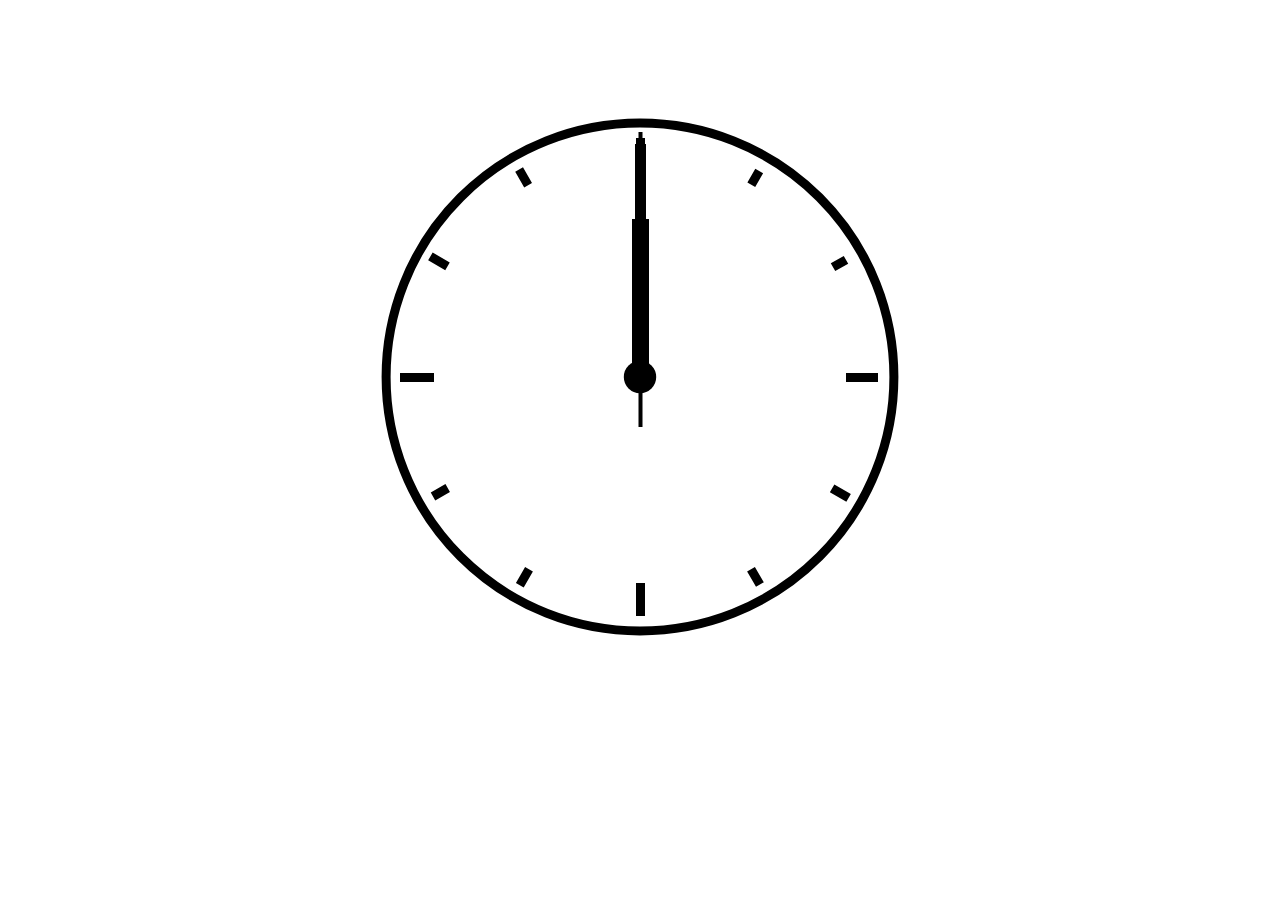
<file: analog-clock/index.html>
<!DOCTYPE html>
<html lang="pt-BR">
  <head>
    <meta charset="UTF-8" />
    <meta name="viewport" content="width=device-width, initial-scale=1" />
    <title>A Digital Analog Clock</title>
    <link
      rel="stylesheet"
      href="../assets/styles/global.css"
      type="text/css"
      media="all"
    />
    <link rel="stylesheet" href="style.css" type="text/css" media="all" />
    <script src="script.js" defer></script>
  </head>

  <body>
    <main class="main">
      <div class="clockbox">
        <svg
          id="clock"
          xmlns="http://www.w3.org/2000/svg"
          width="600"
          height="600"
          viewBox="0 0 600 600"
        >
          <g id="face">
            <circle class="circle" cx="300" cy="300" r="253.9" />
            <path
              class="hour-marks"
              d="M300.5 94V61M506 300.5h32M300.5 506v33M94 300.5H60M411.3 107.8l7.9-13.8M493 190.2l13-7.4M492.1 411.4l16.5 9.5M411 492.3l8.9 15.3M189 492.3l-9.2 15.9M107.7 411L93 419.5M107.5 189.3l-17.1-9.9M188.1 108.2l-9-15.6"
            />
            <circle class="mid-circle" cx="300" cy="300" r="16.2" />
          </g>
          <g id="hour">
            <path class="hour-arm" d="M300.5 298V142" />
            <circle class="sizing-box" cx="300" cy="300" r="253.9" />
          </g>
          <g id="minute">
            <path class="minute-arm" d="M300.5 298V67" />
            <circle class="sizing-box" cx="300" cy="300" r="253.9" />
          </g>
          <g id="second">
            <path class="second-arm" d="M300.5 350V55" />
            <circle class="sizing-box" cx="300" cy="300" r="253.9" />
          </g>
        </svg>
      </div>
      <!-- .clockbox -->
    </main>
  </body>
</html>
</file>
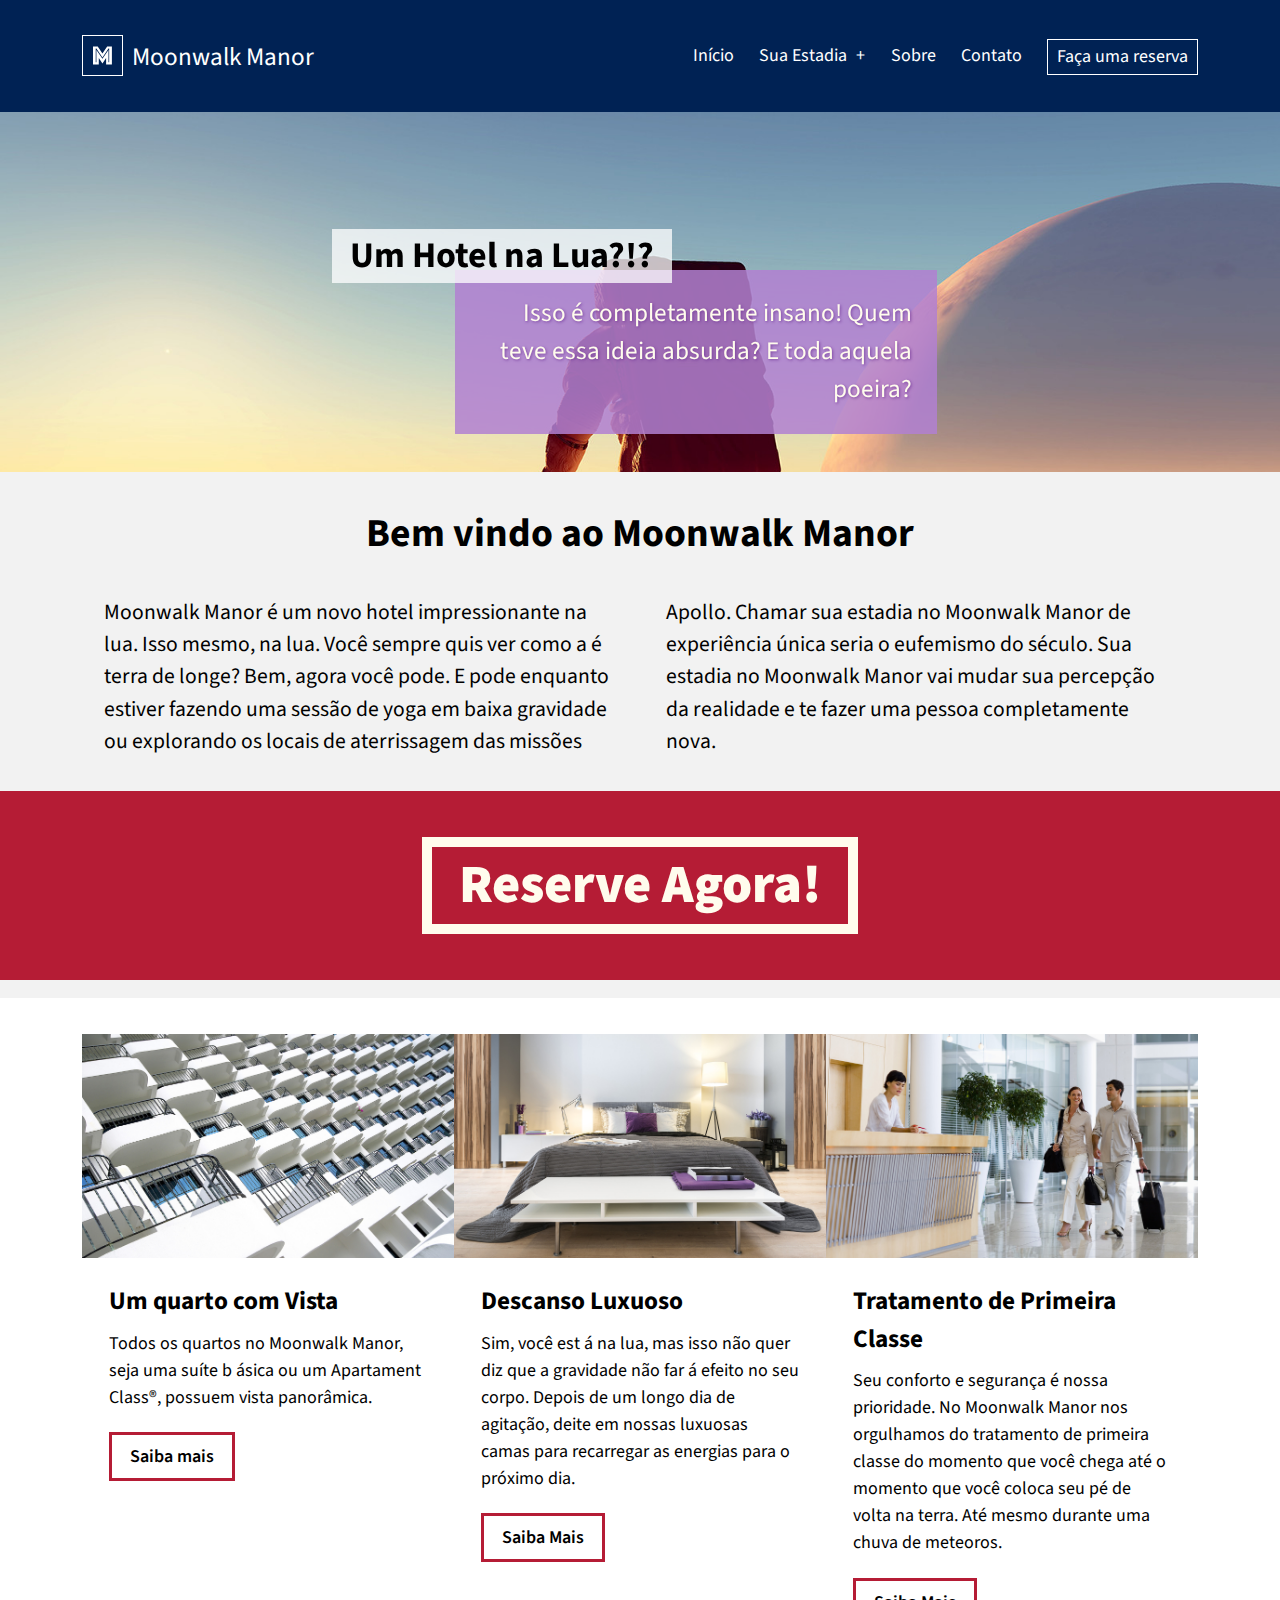
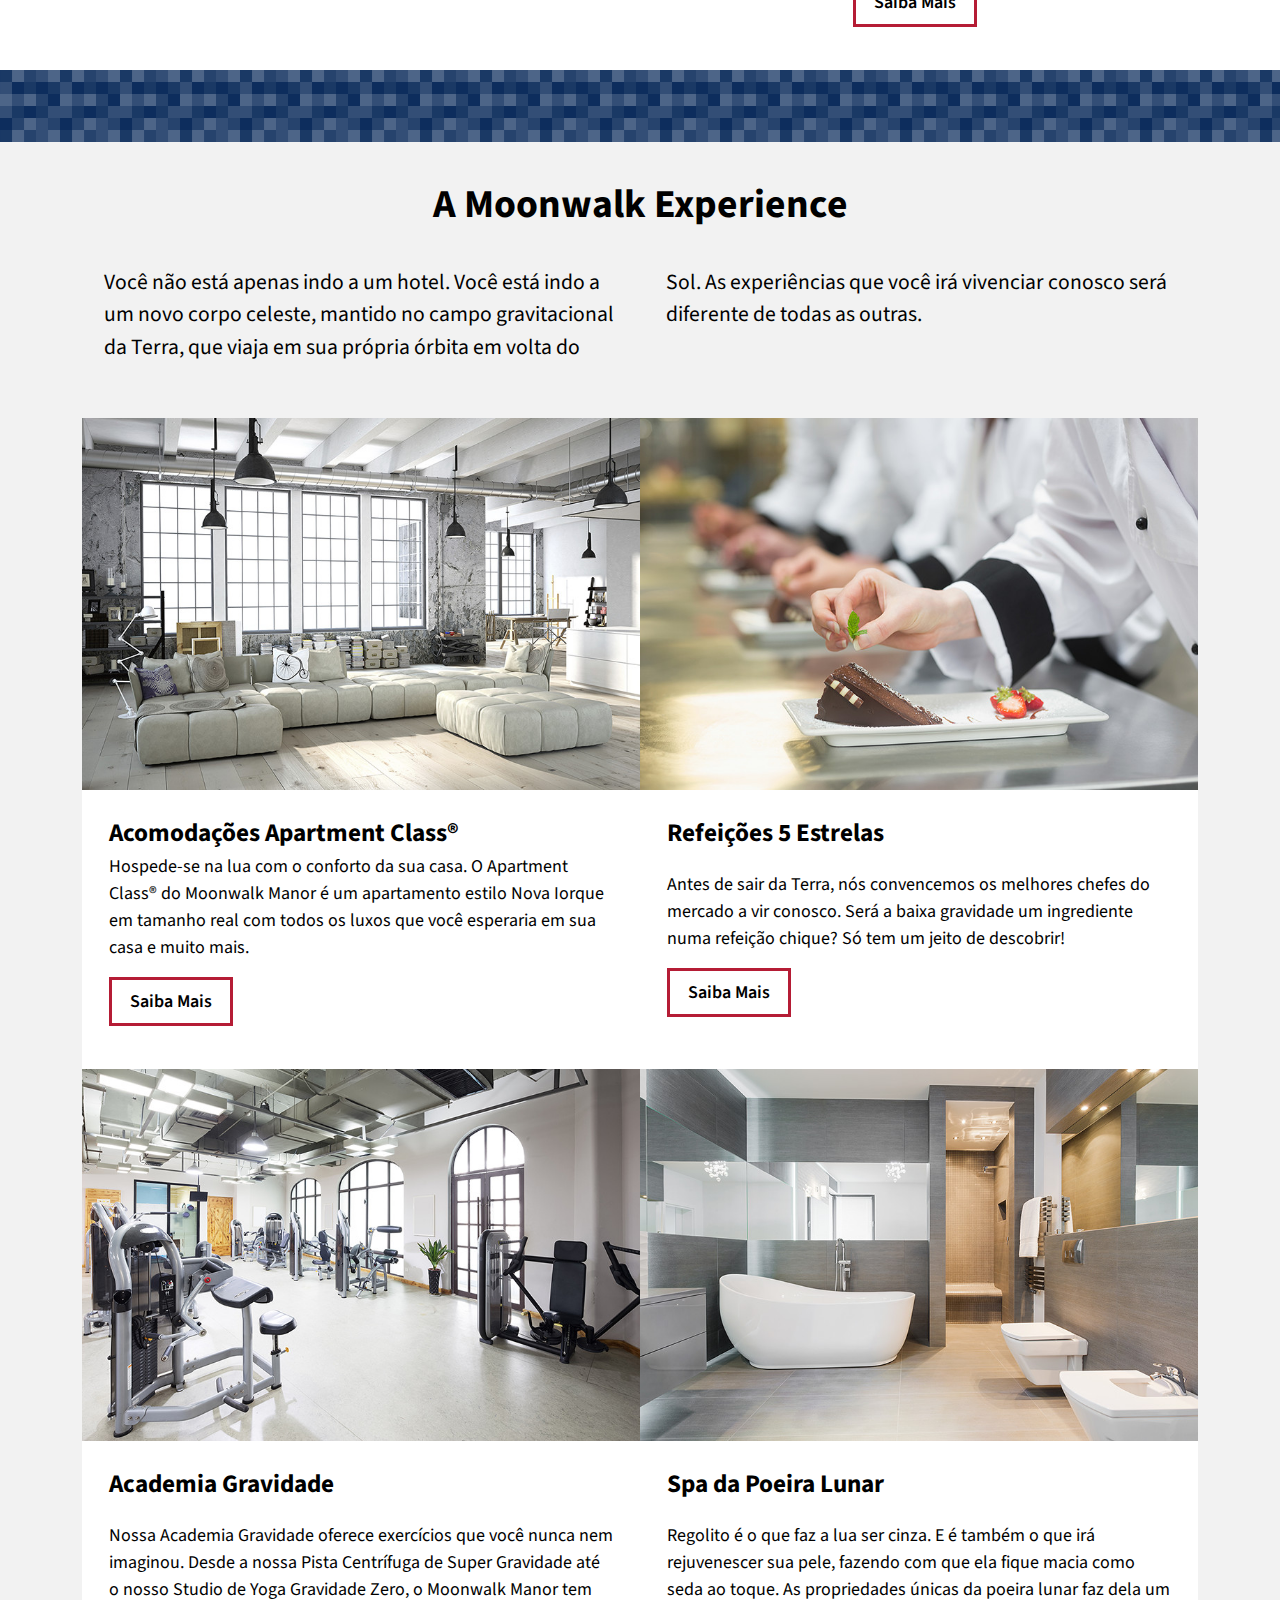
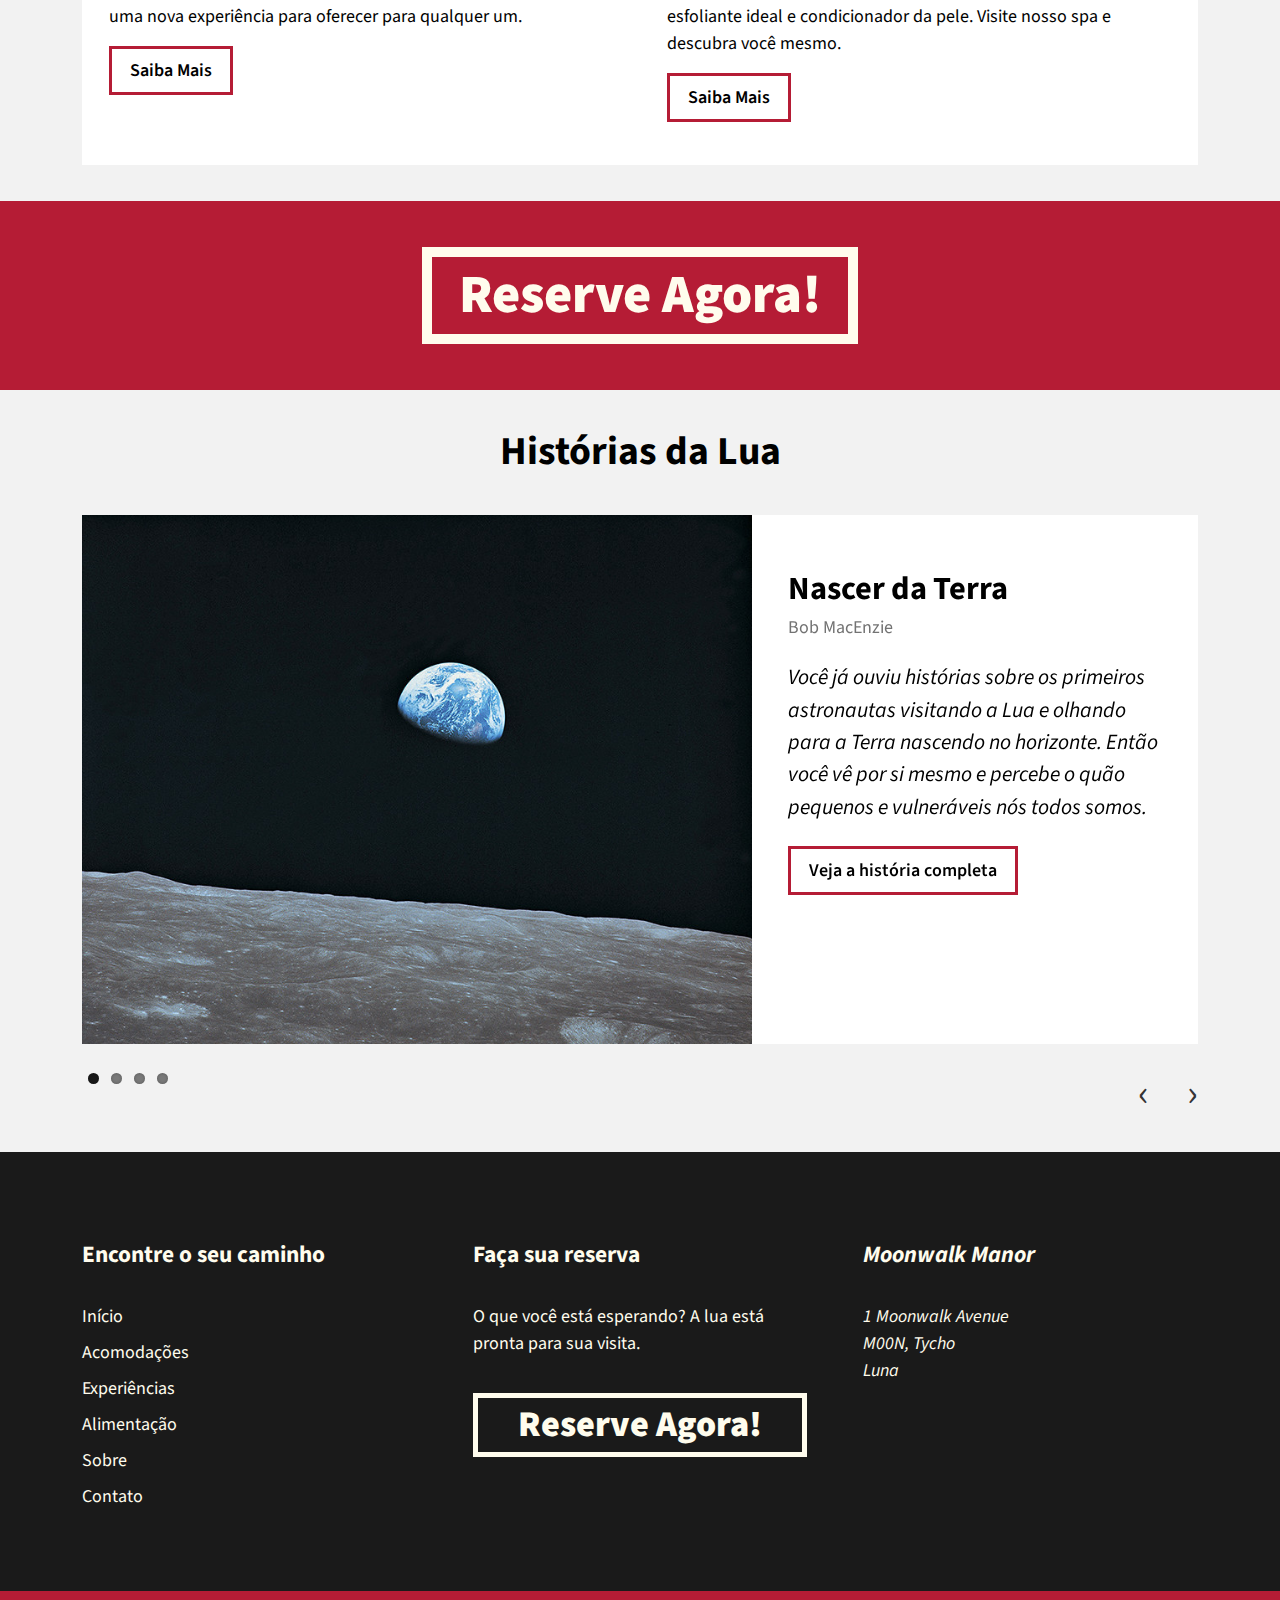
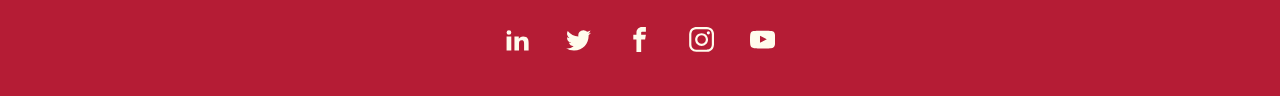
<file: responsive-images/index.html>
<!DOCTYPE html>
<html lang="pt-BR">

<head>
    <meta charset="UTF-8">
    <meta name="viewport" content="width=device-width, initial-scale=1">
    <title>Moonwalk Manor - Sua estadia no c&eacute;u</title>
    <link rel="stylesheet" href="https://fonts.googleapis.com/css?family=Source+Sans+Pro:400,400i,700,700i,900,900i" type="text/css" media="all">
    <link rel="stylesheet" href="style-main.css" type="text/css" media="all">

    <script src="JS/script.js" defer></script>
    <script src="JS/libs/flexibility.js"></script>
    <script>
        /*! grunt-grunticon Stylesheet Loader - v2.1.6 | https://github.com/filamentgroup/grunticon | (c) 2015 Scott Jehl, Filament Group, Inc. | MIT license. */
        !function(){function e(e,n,t){"use strict";var o=window.document.createElement("link"),r=n||window.document.getElementsByTagName("script")[0],a=window.document.styleSheets;return o.rel="stylesheet",o.href=e,o.media="only x",r.parentNode.insertBefore(o,r),o.onloadcssdefined=function(e){for(var n,t=0;t<a.length;t++)a[t].href&&a[t].href===o.href&&(n=!0);n?e():setTimeout(function(){o.onloadcssdefined(e)})},o.onloadcssdefined(function(){o.media=t||"all"}),o}function n(e,n){e.onload=function(){e.onload=null,n&&n.call(e)},"isApplicationInstalled"in navigator&&"onloadcssdefined"in e&&e.onloadcssdefined(n)}!function(t){var o=function(r,a){"use strict";if(r&&3===r.length){var i=t.navigator,c=t.document,s=t.Image,d=!(!c.createElementNS||!c.createElementNS("http://www.w3.org/2000/svg","svg").createSVGRect||!c.implementation.hasFeature("http://www.w3.org/TR/SVG11/feature#Image","1.1")||t.opera&&-1===i.userAgent.indexOf("Chrome")||-1!==i.userAgent.indexOf("Series40")),l=new s;l.onerror=function(){o.method="png",o.href=r[2],e(r[2])},l.onload=function(){var t=1===l.width&&1===l.height,i=r[t&&d?0:t?1:2];t&&d?o.method="svg":t?o.method="datapng":o.method="png",o.href=i,n(e(i),a)},l.src="[data-uri]",c.documentElement.className+=" grunticon"}};o.loadCSS=e,o.onloadCSS=n,t.grunticon=o}(this),function(e,n){"use strict";var t=n.document,o="grunticon:",r=function(e){if(t.attachEvent?"complete"===t.readyState:"loading"!==t.readyState)e();else{var n=!1;t.addEventListener("readystatechange",function(){n||(n=!0,e())},!1)}},a=function(e){return n.document.querySelector('link[href$="'+e+'"]')},i=function(e){var n,t,r,a,i,c,s={};if(n=e.sheet,!n)return s;t=n.cssRules?n.cssRules:n.rules;for(var d=0;d<t.length;d++)r=t[d].cssText,a=o+t[d].selectorText,i=r.split(");")[0].match(/US\-ASCII\,([^"']+)/),i&&i[1]&&(c=decodeURIComponent(i[1]),s[a]=c);return s},c=function(e){var n,r,a,i;a="data-grunticon-embed";for(var c in e){i=c.slice(o.length);try{n=t.querySelectorAll(i)}catch(s){continue}r=[];for(var d=0;d<n.length;d++)null!==n[d].getAttribute(a)&&r.push(n[d]);if(r.length)for(d=0;d<r.length;d++)r[d].innerHTML=e[c],r[d].style.backgroundImage="none",r[d].removeAttribute(a)}return r},s=function(n){"svg"===e.method&&r(function(){c(i(a(e.href))),"function"==typeof n&&n()})};e.embedIcons=c,e.getCSS=a,e.getIcons=i,e.ready=r,e.svgLoadedCallback=s,e.embedSVG=s}(grunticon,this)}();
        grunticon(["gfx/icons.data.svg.css", "gfx/icons.data.png.css", "gfx/icons.fallback.css"], grunticon.svgLoadedCallback);
    </script>
    <noscript><link href="gfx/icons.fallback.css" rel="stylesheet"></noscript>
</head>

<body>
    <a class="skip-link screen-reader-text" href="#content">Ir para o conte&uacute;do</a>

    <header class="masthead clear">
        <div class="site-header centered">
            <div class="site-branding">
                <h1 class="site-title"><a href="/"><span class="icon-mmlogo" data-grunticon-embed></span>Moonwalk Manor</a></h1>
            </div><!-- .site-title -->
            <nav id="multi-level-nav" class="menu multi-level-nav">
                <ul>
                    <li><a href="#">In&iacute;cio</a></li>
                    <li class="has-children">
                        <a href="#">Sua Estadia<button class="dropdown-toggle" aria-expanded="false"><span class="screen-reader-text">Expandir o menu filho</span></button></a>
                        <ul class="sub-menu">
                            <li><a href="#">Experiências</a></li>
                            <li><a href="#">Alimenta&ccedil;&atilde;o</a></li>
                            <li><a href="#">Facilidades</a></li>
                        </ul>
                    </li>
                    <li><a href="#">Sobre</a></li>
                    <li><a href="#">Contato</a></li>
                    <li><a class="reserve" href="#">Fa&ccedil;a uma reserva</a></li>
                </ul>
            </nav><!-- #multi-level-nav .multi-level-nav -->
        </div><!-- .centered -->

    </header><!-- .masthead -->

    <div id="showcase" class="promo-area">
        <div class="front-slider flexslider">
            <ul class="slides">
                <li>
                    <img src="images/mainpromo/welcome01-800.jpg" alt="" data-type="showcase" />
                </li>
                <li>
                    <img src="images/mainpromo/welcome02-800.jpg" alt="" data-type="showcase" />
                </li>
                <li>
                    <img src="images/mainpromo/welcome03-800.jpg" alt="" data-type="showcase" />
                </li>
                <li>
                    <img src="images/mainpromo/welcome04-800.jpg" alt="" data-type="showcase" />
                </li>
            </ul>
        </div><!-- .flexslider -->
        <div class="promo-content">
            <div class="promo-text">
                <h2 class="promo-title">Um Hotel na Lua?!?</h2>
                <p class="promo-lede">Isso &eacute; completamente insano! Quem teve essa ideia absurda? E toda aquela poeira?</p>
            </div><!-- .promo-text -->
        </div><!-- .promo-content -->
    </div><!-- #showcase .promo-area -->

    <main class="main-area">

        <div class="top-pitch centered">
            <h2 class="main-title">Bem vindo ao Moonwalk Manor</h2>
            <p class="teaser two-column">
                Moonwalk Manor &eacute; um novo hotel impressionante na lua. Isso mesmo, na lua. Você sempre quis ver como a &eacute; terra de longe?
                Bem, agora você pode. E pode enquanto estiver fazendo uma sess&atilde;o de yoga em baixa gravidade ou explorando os locais de
                aterrissagem das miss&otildees Apollo. Chamar sua estadia no Moonwalk Manor de experiência &uacute;nica seria o eufemismo do s&eacute;culo. 
                Sua estadia no Moonwalk Manor vai mudar sua percep&ccedil;&atilde;o da realidade e te fazer uma pessoa completamente nova.
            </p>
        </div><!-- .pitch centered -->
        <div class="cta">
            <a href="#">Reserve Agora!</a>
        </div><!-- .cta -->

        <section class="main-pitch">
            <div class="three-reasons centered">
                <figure class="reason">
                    <a href="">
                        <img src="images/mainpromo/welcome02-800.jpg" alt="" data-type="reason" />
                    </a>
                    <figcaption>
                        <h3 class="content-title">Um quarto com Vista</h3>
                        <p>Todos os quartos no Moonwalk Manor, seja uma su&iacute;te b &aacute;sica ou um Apartament Class&reg;, possuem vista panorâmica.</p>
                        <a class="content-button" href="#">Saiba mais<span class="screen-reader-text"> sobre as vistas.</span></a>
                    </figcaption>
                </figure><!-- .reason -->
                <figure class="reason">
                    <a href="">
                        <img src="images/mainpromo/welcome03-800.jpg" alt="" data-type="reason" />
                    </a>
                    <figcaption>
                        <h3 class="content-title">Descanso Luxuoso</h3>
                        <p>Sim, você est &aacute; na lua, mas isso n&atilde;o quer diz que a gravidade n&atilde;o far &aacute; efeito no seu corpo. Depois de um longo dia de agita&ccedil;&atilde;o,
                             deite em nossas luxuosas camas para recarregar as energias para o pr&oacute;ximo dia.</p>
                        <a class="content-button" href="#">Saiba Mais<span class="screen-reader-text"> sobre nossas maravilhosas camas.</span></a>
                    </figcaption>
                </figure><!-- .reason -->
                <figure class="reason">
                    <a href="">
                        <img src="images/mainpromo/welcome04-800.jpg" alt="" data-type="reason" />
                    </a>
                    <figcaption>
                        <h3 class="content-title">Tratamento de Primeira Classe</h3>
                        <p>Seu conforto e seguran&ccedil;a &eacute; nossa prioridade. No Moonwalk Manor nos orgulhamos do tratamento de primeira classe do momento que você chega at&eacute; o
                             momento que você coloca seu p&eacute; de volta na terra. At&eacute; mesmo durante uma chuva de meteoros.</p>
                        <a class="content-button" href="#">Saiba Mais<span class="screen-reader-text"> sobre nossos abrigos de meteoros e nosso termo de responsabilidade.</span></a>
                    </figcaption>
                </figure><!-- .reason -->
            </div><!-- .three-reasons centered -->
        </section><!-- .main-pitch -->

        <section class="pitch">
            <div class="centered">
                <h2 class="main-title">A Moonwalk Experience</h2>
                <p class="teaser two-column">
                    Você n&atilde;o est&aacute; apenas indo a um hotel. Você est&aacute; indo a um novo corpo celeste, mantido no campo gravitacional da Terra, que viaja em sua pr&oacute;pria &oacute;rbita em volta do Sol.
                     As experiências que você ir&aacute; vivenciar conosco ser&aacute; diferente de todas as outras.
                </p>
            </div><!-- .centered -->
        </section><!-- .pitch centered -->

        <section class="features centered">
            <figure class="feature">
                <a href="#">
                    <img src="images/experience/apartmentclass-800.jpg" alt="" data-type="feature" />
                </a>
                <figcaption>
                    <h3 class="content-title">Acomoda&ccedil;&otildees Apartment Class&reg;</h3>
                    Hospede-se na lua com o conforto da sua casa. O Apartment Class&reg; do Moonwalk Manor &eacute; um apartamento estilo Nova Iorque em tamanho real com todos os luxos que você 
                    esperaria em sua casa e muito mais.</p>
                    <a class="content-button" href="#">Saiba Mais<span class="screen-reader-text"> sobre a acomoda&ccedil;&atilde;o Apartment Class&reg;.</span></a>
                </figcaption>
            </figure><!-- .feature -->
            <figure class="feature">
                <a href="#">
                    <img src="images/experience/fivestardining-800.jpg" alt="" data-type="feature" />
                </a>
                <figcaption>
                    <h3 class="content-title">Refei&ccedil;&otildees 5 Estrelas</h3>
                    <p>Antes de sair da Terra, n&oacute;s convencemos os melhores chefes do mercado a vir conosco. Ser&aacute; a baixa gravidade um ingrediente numa refei&ccedil;&atilde;o chique? S&oacute;
                         tem um jeito de descobrir!</p>
                    <a class="content-button" href="#">Saiba Mais<span class="screen-reader-text"> sobre o Sorvete da Descompress&atilde;o Explosiva.</span></a>
                </figcaption>
            </figure><!-- .feature -->
            <figure class="feature">
                <a href="#">
                    <img src="images/experience/gravitygym-800.jpg" alt="" data-type="feature" />
                </a>
                <figcaption>
                    <h3 class="content-title">Academia Gravidade</h3>
                    <p>Nossa Academia Gravidade oferece exerc&iacute;cios que você nunca nem imaginou. Desde a nossa Pista Centr&iacute;fuga de Super Gravidade at&eacute; o nosso Studio de Yoga Gravidade Zero, 
                        o Moonwalk Manor tem uma nova experiência para oferecer para qualquer um.</p>
                    <a class="content-button" href="#">Saiba Mais<span class="screen-reader-text"> sobre a vertigem de queda livre.</span></a>
                </figcaption>
            </figure><!-- .feature -->
            <figure class="feature">
                <a href="#">
                    <img src="images/experience/spa-800.jpg" alt="" data-type="feature" />
                </a>
                <figcaption>
                    <h3 class="content-title">Spa da Poeira Lunar</h3>
                    <p>Regolito &eacute; o que faz a lua ser cinza. E &eacute; tamb&eacute;m o que ir&aacute; rejuvenescer sua pele, fazendo com que ela fique macia como seda ao toque. 
                        As propriedades &uacute;nicas da poeira lunar faz dela um esfoliante ideal e condicionador da pele. Visite nosso spa e descubra você mesmo.</p>
                    <a class="content-button" href="#">Saiba Mais<span class="screen-reader-text"> sobre as erup&ccedil;&otildees regol&iacute;ticas.</span></a>
                </figcaption>
            </figure><!-- .feature -->

        </section><!-- .features centered -->

        <div class="cta">
            <a href="#">Reserve Agora!</a>
        </div><!-- .cta -->

        <h2 class="main-title">Hist&oacute;rias da Lua</h2>
        <section class="stories centered">
            <!-- slider -->
            <div class="story-slider flexslider">
                <ul class="slides">
                    <li>
                        <figure class="story-wrapper">
                            <img src="images/testimonials/bluepebble-800.jpg" alt="" data-type="story" />
                            <figcaption class="story">
                                <h3 class="story-header">Nascer da Terra</h3>
                                <div class="author">Bob MacEnzie</div>
                                <p>Você j&aacute; ouviu hist&oacute;rias sobre os primeiros astronautas visitando a Lua e olhando para a Terra nascendo no horizonte.
                                    Ent&atilde;o você vê por si mesmo e percebe o qu&atilde;o pequenos e vulner&aacute;veis n&oacute;s todos somos.</p>
                                <a href="#" class="content-button">Veja a hist&oacute;ria completa</a>
                            </figcaption>
                        </figure>
                    </li>
                    <li>
                        <figure class="story-wrapper">
                            <img src="images/testimonials/earth-800.jpg" alt="" data-type="story" />
                            <figcaption class="story">
                                <h3 class="story-header">Terra vista do C&eacute;u</h3>
                                <div class="author">Judy Blench</div>
                                <p>Subindo pela atmosfera, eu vi as 3 dimens&otildees da Terra pela primeira vez. Eu era um terraplanista at&eacute; aquele momento,
                                     mas agora eu percebo que as tartarugas devem estar em uma dimens&atilde;o diferente.</p>
                                <a href="#" class="content-button">Veja a hist&oacute;ria completa</a>
                            </figcaption>
                        </figure>
                    </li>
                    <li>
                        <figure class="story-wrapper">
                            <img src="images/testimonials/footprint-800.jpg" alt="" data-type="story" />
                            <figcaption class="story">
                                <h3 class="story-header">Pegadas no Regolito</h3>
                                <div class="author">Maiken Endersen</div>
                                <p>Um pequeno passo paro o homem. Um milh&atilde;o de pegadas dos turistas. Eu me pergunto se algu&eacute;m ir&aacute; olhar para uma foto minha no futuro e
                                     sonhar em ser a primeira mulher em um novo planeta. </p>
                                <a href="#" class="content-button">Veja a hist&oacute;ria completa</a>
                            </figcaption>
                        </figure>
                    </li>
                    <li>
                        <figure class="story-wrapper">
                            <img src="images/testimonials/zerog-800.jpg" alt="" data-type="story" />
                            <figcaption class="story">
                                <h3 class="story-header">Caindo atrav&eacute;s da gravidade</h3>
                                <div class="author">Maiken Endersen</div>
                                <p>Eu pensava que eu sabia yoga e como controlar meu corpo. Nunca estive t&atilde;o errado. Eu aprendi mais sobre mim mesmo em 2 dias no Studio de Yoga Gravidade Zero do que 
                                    eu aprendi em 20 anos de pr&aacute;ticas no ch&atilde;o.</p>
                                <a href="#" class="content-button">Veja a hist&oacute;ria completa</a>
                            </figcaption>
                        </figure>
                    </li>
                </ul>
            </div><!-- .story-slider -->
        </section><!-- .stories centered -->

    </main><!-- .main-area -->

    <footer class="footer">
        <section class="footer-widgets centered">
            <div class="widget footer-menu">
                <h4 class="widget-title">Encontre o seu caminho</h4>
                <ul>
                    <li><a href="#">In&iacute;cio</a></li>
                    <li><a href="#">Acomoda&ccedil;&otildees</a></li>
                    <li><a href="#">Experiências</a></li>
                    <li><a href="#">Alimenta&ccedil;&atilde;o</a></li>
                    <li><a href="#">Sobre</a></li>
                    <li><a href="#">Contato</a></li>
                </ul>
            </div><!-- .widget -->
            <div class="widget footer-cta">
                <h4 class="widget-title">Fa&ccedil;a sua reserva</h4>
                <p>O que você est&aacute; esperando? A lua est&aacute; pronta para sua visita.</p>
                <a href="#">Reserve Agora!</a>

            </div><!-- .widget -->
            <div class="widget footer-address">
                <address>
                    <h4 class="widget-title">Moonwalk Manor</h4>
                    <p>
                        1 Moonwalk Avenue<br>
                        M00N, Tycho<br>
                        Luna
                    </p>
                </address>
            </div><!-- .widget -->
        </section><!-- .footer-widgets -->
        <nav class="social-nav" role="navigation">
            <ul>
                <li><a class="icon-linkedin" data-grunticon-embed href="https://linkedin.com"><span class="screen-reader-text">LinkedIn</span></a></li>
                <li><a class="icon-twitter" data-grunticon-embed href="https://twitter.com"><span class="screen-reader-text">Twitter</span></a></li>
                <li><a class="icon-facebook" data-grunticon-embed href="https://facebook.com"><span class="screen-reader-text">Facebook</span></a></li>
                <li><a class="icon-instagram" data-grunticon-embed href="https://instagram.com"><span class="screen-reader-text">Instagram</span></a></li>
                <li><a class="icon-youtube" data-grunticon-embed href="https://youtube.com"><span class="screen-reader-text">YouTube</span></a></li>
            </ul>
        </nav><!-- .social-nav -->
    </footer><!-- .footer -->

    <script src="JS/libs/jquery-2.1.3.min.js"></script>
    <script src="JS/libs/jquery.flexslider-min.js"></script>
    <script src="JS/menu-toggle.js"></script>
    <script src="JS/flexslider.js"></script>

</body>

</html>
</file>
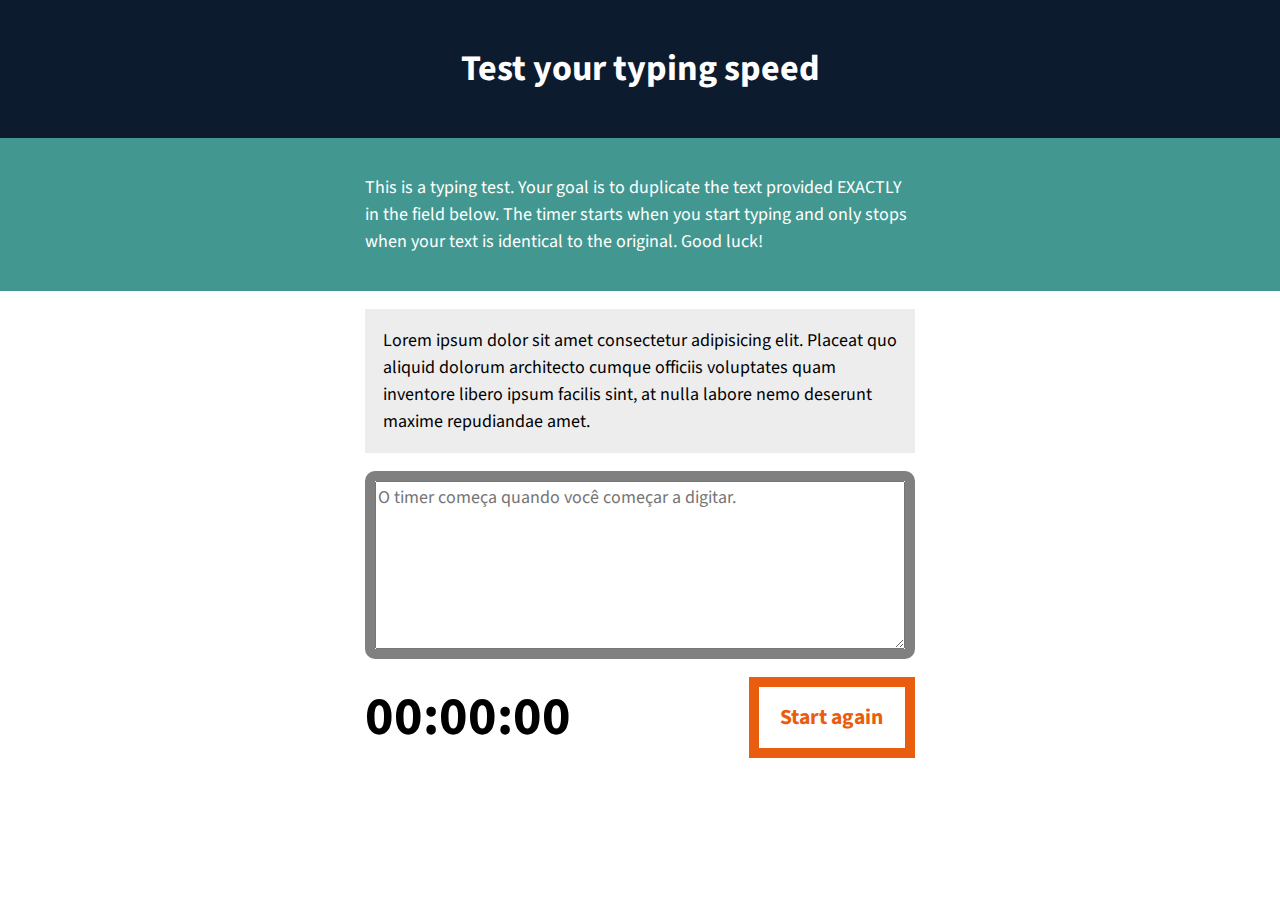
<file: typing-speed-test/index.html>
<!DOCTYPE html>
<html lang="pt-BR">

<head>
    <meta charset="UTF-8">
    <meta name="viewport" content="width=device-width, initial-scale=1">
    <title>JS Typing Speed Test</title>
    <script src="script.js" async></script>
    <link rel="stylesheet" href="https://fonts.googleapis.com/css?family=Source+Sans+Pro:400,400i,700,700i,900,900i" type="text/css" media="all">
    <link rel="stylesheet" href="../assets/styles/">
    <link rel="stylesheet" href="style.css">
</head>

<body>
    <header class="masthead">
        <h1>Test your typing speed</h1>
    </header>
    <main class="main">
        <article class="intro">
            <p>This is a typing test. Your goal is to duplicate the text provided EXACTLY in the field below. The timer starts when you start typing and only stops when your text is identical to the original. Good luck!</p>
        </article><!-- .intro -->
        <section class="test-area">
            <div id="origin-text">
                <p>Lorem ipsum dolor sit amet consectetur adipisicing elit. Placeat quo aliquid dolorum architecto cumque officiis voluptates quam inventore libero ipsum facilis sint, at nulla labore nemo deserunt maxime repudiandae amet.</p>
            </div><!-- #origin-text -->

            <div class="test-wrapper">
                <textarea id="test-area" name="textarea" rows="6" placeholder="O timer começa quando você começar a digitar."></textarea>
            </div><!-- .test-wrapper -->

            <div class="meta">
                <section id="clock">
                    <div class="timer">00:00:00</div>
                </section>

                <button id="reset">Start again</button>
            </div><!-- .meta -->
        </section><!-- .test-area -->
    </main>

</body>

</html>
</file>
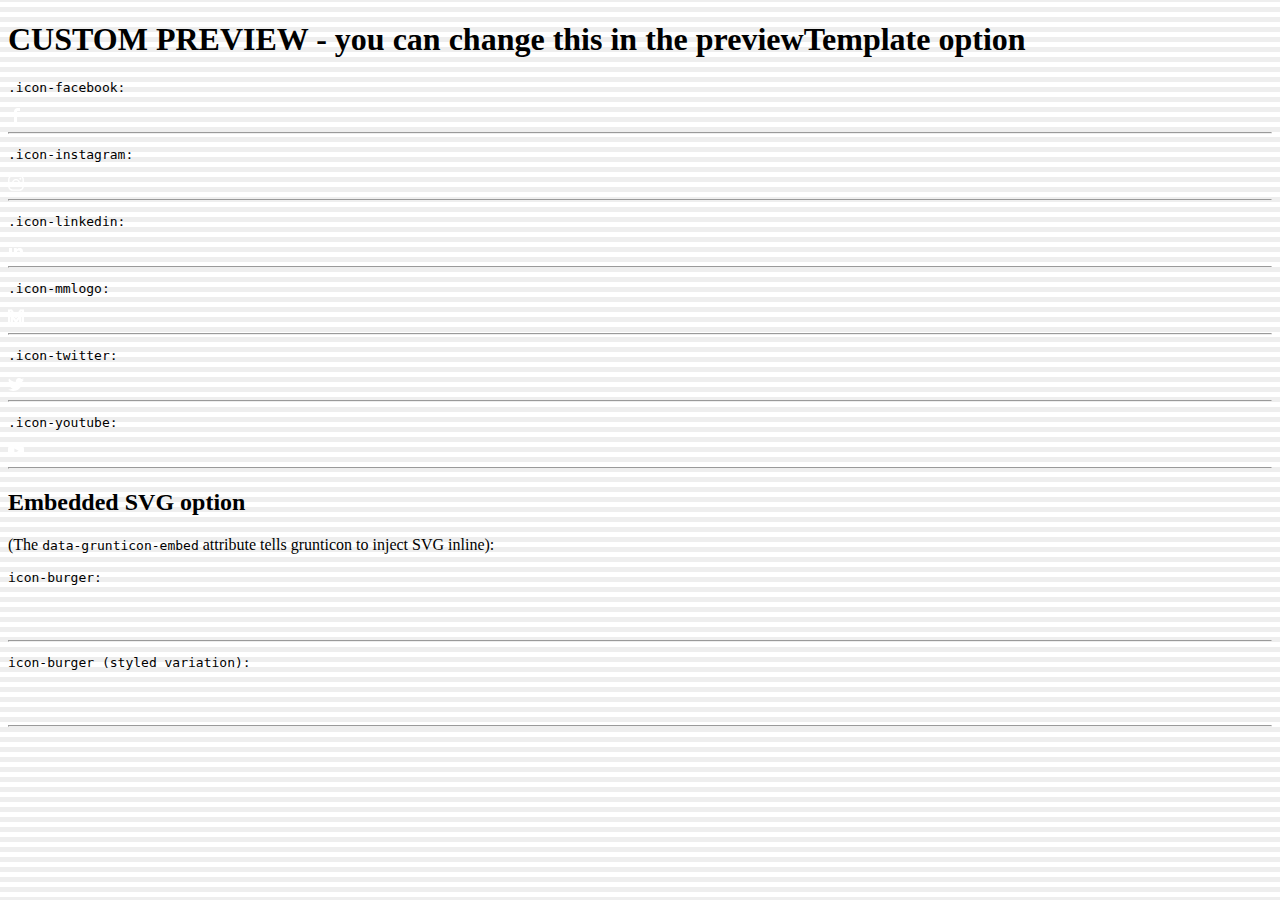
<file: responsive-images/gfx/preview.html>
<!doctype HTML>
<html>
	<head>
		<title>Icons Preview!</title>
		<meta charset="utf-8">
		<style>
			body {
				background-image: linear-gradient(#eee 25%, transparent 25%, transparent), linear-gradient(#eee 25%, transparent 25%, transparent), linear-gradient(transparent 75%, #eee 75%), linear-gradient(transparent 75%, #eee 75%);
				width: auto;
				background-size: 10px 10px;
			}
		</style>
		<script>
			/*! grunt-grunticon Stylesheet Loader - v2.1.6 | https://github.com/filamentgroup/grunticon | (c) 2015 Scott Jehl, Filament Group, Inc. | MIT license. */

!function(){function e(e,n,t){"use strict";var o=window.document.createElement("link"),r=n||window.document.getElementsByTagName("script")[0],a=window.document.styleSheets;return o.rel="stylesheet",o.href=e,o.media="only x",r.parentNode.insertBefore(o,r),o.onloadcssdefined=function(e){for(var n,t=0;t<a.length;t++)a[t].href&&a[t].href===o.href&&(n=!0);n?e():setTimeout(function(){o.onloadcssdefined(e)})},o.onloadcssdefined(function(){o.media=t||"all"}),o}function n(e,n){e.onload=function(){e.onload=null,n&&n.call(e)},"isApplicationInstalled"in navigator&&"onloadcssdefined"in e&&e.onloadcssdefined(n)}!function(t){var o=function(r,a){"use strict";if(r&&3===r.length){var i=t.navigator,c=t.document,s=t.Image,d=!(!c.createElementNS||!c.createElementNS("http://www.w3.org/2000/svg","svg").createSVGRect||!c.implementation.hasFeature("http://www.w3.org/TR/SVG11/feature#Image","1.1")||t.opera&&i.userAgent.indexOf("Chrome")===-1||i.userAgent.indexOf("Series40")!==-1),l=new s;l.onerror=function(){o.method="png",o.href=r[2],e(r[2])},l.onload=function(){var t=1===l.width&&1===l.height,i=r[t&&d?0:t?1:2];t&&d?o.method="svg":t?o.method="datapng":o.method="png",o.href=i,n(e(i),a)},l.src="[data-uri]",c.documentElement.className+=" grunticon"}};o.loadCSS=e,o.onloadCSS=n,t.grunticon=o}(this),function(e,n){"use strict";var t=n.document,o="grunticon:",r=function(e){if(t.attachEvent?"complete"===t.readyState:"loading"!==t.readyState)e();else{var n=!1;t.addEventListener("readystatechange",function(){n||(n=!0,e())},!1)}},a=function(e){return n.document.querySelector('link[href$="'+e+'"]')},i=function(e){var n,t,r,a,i,c,s={};if(n=e.sheet,!n)return s;t=n.cssRules?n.cssRules:n.rules;for(var d=0;d<t.length;d++)r=t[d].cssText,a=o+t[d].selectorText,i=r.split(");")[0].match(/US\-ASCII\,([^"']+)/),i&&i[1]&&(c=decodeURIComponent(i[1]),s[a]=c);return s},c=function(e){var n,r,a,i;a="data-grunticon-embed";for(var c in e){i=c.slice(o.length);try{n=t.querySelectorAll(i)}catch(e){continue}r=[];for(var s=0;s<n.length;s++)null!==n[s].getAttribute(a)&&r.push(n[s]);if(r.length)for(s=0;s<r.length;s++)r[s].innerHTML=e[c],r[s].style.backgroundImage="none",r[s].removeAttribute(a)}return r},s=function(n){"svg"===e.method&&r(function(){c(i(a(e.href))),"function"==typeof n&&n()})};e.embedIcons=c,e.getCSS=a,e.getIcons=i,e.ready=r,e.svgLoadedCallback=s,e.embedSVG=s}(grunticon,this)}();
			
			grunticon(["icons.data.svg.css", "icons.data.png.css", "icons.fallback.css"], grunticon.svgLoadedCallback);
		</script>
		<noscript><link href="icons.fallback.css" rel="stylesheet"></noscript>
	</head>
	<body>

		<h1>CUSTOM PREVIEW - you can change this in the previewTemplate option</h1>
			<pre><code>.icon-facebook:</code></pre><div class="icon-facebook" style="width: 16px; height: 16px;" ></div><hr/>
			<pre><code>.icon-instagram:</code></pre><div class="icon-instagram" style="width: 16px; height: 16px;" ></div><hr/>
			<pre><code>.icon-linkedin:</code></pre><div class="icon-linkedin" style="width: 16px; height: 16px;" ></div><hr/>
			<pre><code>.icon-mmlogo:</code></pre><div class="icon-mmlogo" style="width: 16px; height: 16px;" ></div><hr/>
			<pre><code>.icon-twitter:</code></pre><div class="icon-twitter" style="width: 16px; height: 16px;" ></div><hr/>
			<pre><code>.icon-youtube:</code></pre><div class="icon-youtube" style="width: 16px; height: 16px;" ></div><hr/>

		<h2 id="embedded-svg-option">Embedded SVG option</h2>
		<p>(The <code>data-grunticon-embed</code> attribute tells grunticon to inject SVG inline):</p>

		<pre><code>icon-burger:</code></pre><div class="icon-burger" data-grunticon-embed style="width: px; height: px;" ></div><hr/>

		<style>
			.icon-burger {
				width: 32px;
				height: 30px;
				display: inline-block;
			}
			  .icon-burger.alt .cheese {
		                fill: red;
		            }
				 .icon-burger.alt .buns {
		                fill: orange;
		            }
				  .icon-burger.alt .burger {
		                fill: yellow;
		            }
		 		 .icon-burger.alt .lettuce {
		                fill: green;
		            }

		</style>

		<pre><code>icon-burger (styled variation):</code></pre><div class="icon-burger alt" data-grunticon-embed></div><hr/>



</body>
</html>
</file>
<file: assets/styles/global.css>
@import url("https://fonts.googleapis.com/css2?family=Montserrat:wght@400;800&display=swap");

* {
  margin: 0;
  padding: 0;
  box-sizing: border-box;
}

body {
  display: flex;
  align-items: center;
  flex-direction: column;
  justify-content: center;
  font-family: "Montserrat", sans-serif;
  height: 100vh;
  margin: 0 auto;
}
</file>
<file: analog-clock/style.css>
/* Layout */
.main {
  display: flex;
  padding: 2em;
  height: 90vh;
  justify-content: center;
  align-items: middle;
}

.clockbox,
#clock {
  width: 100%;
}

/* Clock styles */
.circle {
  fill: none;
  stroke: #000;
  stroke-width: 9;
  stroke-miterlimit: 10;
}

.mid-circle {
  fill: #000;
}

.hour-marks {
  fill: none;
  stroke: #000;
  stroke-width: 9;
  stroke-miterlimit: 10;
}

.hour-arm {
  fill: none;
  stroke: #000;
  stroke-width: 17;
  stroke-miterlimit: 10;
}

.minute-arm {
  fill: none;
  stroke: #000;
  stroke-width: 11;
  stroke-miterlimit: 10;
}

.second-arm {
  fill: none;
  stroke: #000;
  stroke-width: 4;
  stroke-miterlimit: 10;
}

/* Transparent box ensuring arms center properly. */
.sizing-box {
  fill: none;
}

/* Make all arms rotate around the same center point. */
/* Optional: Use transition for animation. */
#hour,
#minute,
#second {
  transform-origin: 300px 300px;
  /* transition: transform .5s ease-in-out; */
}
</file>
<file: responsive-images/gfx/icons.fallback.css>
.icon-facebook {
    background-image: url('png/facebook.png');
    background-repeat: no-repeat;
}

.icon-instagram {
    background-image: url('png/instagram.png');
    background-repeat: no-repeat;
}

.icon-linkedin {
    background-image: url('png/linkedin.png');
    background-repeat: no-repeat;
}

.icon-mmlogo {
    background-image: url('png/mmlogo.png');
    background-repeat: no-repeat;
}

.icon-twitter {
    background-image: url('png/twitter.png');
    background-repeat: no-repeat;
}

.icon-youtube {
    background-image: url('png/youtube.png');
    background-repeat: no-repeat;
}
</file>
<file: typing-speed-test/style.css>
/*--------------------------------------------------------------
Tipografia
--------------------------------------------------------------*/

body,
button,
input,
select,
textarea {
	font-family: 'Source Sans Pro', 'Helvetica', Arial, sans-serif;
	font-size: 18px;
	line-height: 1.5;
}

h1,
h2,
h3,
h4,
h5,
h6 {
	clear: both;
}

p {
	margin-bottom: 1.5em;
}

b,
strong {
	font-weight: bold;
}

dfn,
cite,
em,
i {
	font-style: italic;
}

blockquote {
	margin: 0 1.5em;
}

address {
	margin: 0 0 1.5em;
}

pre {
	background: #eee;
	font-family: "Courier 10 Pitch", Courier, monospace;
	font-size: 15px;
	font-size: 1.5rem;
	line-height: 1.6;
	margin-bottom: 1.6em;
	max-width: 100%;
	overflow: auto;
	padding: 1.6em;
}

code,
kbd,
tt,
var {
	font: 15px Monaco, Consolas, "Andale Mono", "DejaVu Sans Mono", monospace;
}

abbr,
acronym {
	border-bottom: 1px dotted #666;
	cursor: help;
}

mark,
ins {
	background: #fff9c0;
	text-decoration: none;
}

sup,
sub {
	font-size: 75%;
	height: 0;
	line-height: 0;
	position: relative;
	vertical-align: baseline;
}

sup {
	bottom: 1ex;
}

sub {
	top: .5ex;
}

small {
	font-size: 75%;
}

big {
	font-size: 125%;
}

/*--------------------------------------------------------------
Layout
--------------------------------------------------------------*/
body {
    margin: 0;
    padding: 0;
}

.masthead {
    padding: 1em 2em;
    background-color: #0D1B2E;
    color: white;
}

.masthead h1 {
    text-align: center;
}

.intro {
    padding: 2em 2em;
    color: #ffffff;
    background: #429890;
}


.intro p,
.test-area {
    margin: 0 auto;
    max-width: 550px;
}

.test-area {
    margin-bottom: 4em;
    padding: 0 2em;
}

.test-wrapper {
    border: 10px solid grey;
    border-radius: 10px;
}

#origin-text {
    margin: 1em 0;
    padding: 1em 1em 0;
    background-color: #ededed;
}

#origin-text p {
    margin: 0;
    padding-bottom: 1em;
}

.test-wrapper {
    display: flex;
}

.test-wrapper textarea {
    flex: 1;
}

.meta {
    margin-top: 1em;
    display: flex;
    justify-content: space-between;
    flex-wrap: wrap;
}

.timer {
    font-size: 3em;
    font-weight: bold;
}

#reset {
    padding: .5em 1em;
    font-size: 1.2em;
    font-weight: bold;
    color: #E95D0F;
    background: white ;
    border: 10px solid #E95D0F;
}

#reset:hover {
    color: white;
    background-color: #E95D0F;
}
</file>
<file: responsive-images/style-main.css>
/*--------------------------------------------------------------
CSS Reset
--------------------------------------------------------------*/
html {
	font-family: sans-serif;
	-webkit-text-size-adjust: 100%;
	-ms-text-size-adjust:     100%;
}

body {
	margin: 0;
	background-color: hsl(0, 0%, 95%);
}

article,
aside,
details,
figcaption,
figure,
footer,
header,
main,
menu,
nav,
section,
summary {
	display: block;
}

audio,
canvas,
progress,
video {
	display: inline-block;
	vertical-align: baseline;
}

audio:not([controls]) {
	display: none;
	height: 0;
}

[hidden],
template {
	display: none;
}

a {
	background-color: transparent;
}

a:active,
a:hover {
	outline: 0;
}

abbr[title] {
	border-bottom: 1px dotted;
}

b,
strong {
	font-weight: bold;
}

dfn {
	font-style: italic;
}

h1 {
	font-size: 2em;
	margin: 0.67em 0;
}

mark {
	background: #ff0;
	color: #000;
}

small {
	font-size: 80%;
}

sub,
sup {
	font-size: 75%;
	line-height: 0;
	position: relative;
	vertical-align: baseline;
}

sup {
	top: -0.5em;
}

sub {
	bottom: -0.25em;
}

img {
	display: block;
	border: 0;
	width: 100%;
	height: auto;
}

svg:not(:root) {
	overflow: hidden;
}

figure {
	margin: 0;
}

hr {
	box-sizing: content-box;
	height: 0;
}

pre {
	overflow: auto;
}

code,
kbd,
pre,
samp {
	font-family: monospace, monospace;
	font-size: 1em;
}

button,
input,
optgroup,
select,
textarea {
	color: inherit;
	font: inherit;
	margin: 0;
}

button {
	overflow: visible;
}

button,
select {
	text-transform: none;
}

button,
html input[type="button"],
input[type="reset"],
input[type="submit"] {
	-webkit-appearance: button;
	cursor: pointer;
}

button[disabled],
html input[disabled] {
	cursor: default;
}

button::-moz-focus-inner,
input::-moz-focus-inner {
	border: 0;
	padding: 0;
}

input {
	line-height: normal;
}

input[type="checkbox"],
input[type="radio"] {
	box-sizing: border-box;
	padding: 0;
}

input[type="number"]::-webkit-inner-spin-button,
input[type="number"]::-webkit-outer-spin-button {
	height: auto;
}

input[type="search"] {
	-webkit-appearance: textfield;
	box-sizing: content-box;
}

input[type="search"]::-webkit-search-cancel-button,
input[type="search"]::-webkit-search-decoration {
	-webkit-appearance: none;
}

fieldset {
	border: 1px solid #c0c0c0;
	margin: 0 2px;
	padding: 0.35em 0.625em 0.75em;
}

legend {
	border: 0;
	padding: 0;

}

textarea {
	overflow: auto;
}

optgroup {
	font-weight: bold;
}

table {
	border-collapse: collapse;
	border-spacing: 0;
}

td,
th {
	padding: 0;
}

/*--------------------------------------------------------------
Accessibility
--------------------------------------------------------------*/
/* Text meant only for screen readers */
.screen-reader-text {
	clip: rect(1px, 1px, 1px, 1px);
	position: absolute !important;
	height: 1px;
	width: 1px;
	overflow: hidden;
}

.screen-reader-text:hover,
.screen-reader-text:active,
.screen-reader-text:focus {
	background-color: #f1f1f1;
	border-radius: 3px;
	box-shadow: 0 0 2px 2px rgba(0, 0, 0, 0.6);
	clip: auto !important;
	color: #21759b;
	display: block;
	font-size: 14px;
	font-weight: bold;
	height: auto;
	left: 5px;
	line-height: normal;
	padding: 15px 23px 14px;
	text-decoration: none;
	top: 5px;
	width: auto;
	z-index: 100000; /* Above WP toolbar */
}

/*--------------------------------------------------------------
Layouts
--------------------------------------------------------------*/

.centered {
    margin: 0 auto;
    padding: 0 1em;
}

@media screen and (min-width: 62em) {
    .centered {
        max-width: 62em;
    }
}

/*--------------------------------------------------------------
Typography
--------------------------------------------------------------*/

body,
button,
input,
select,
textarea {
	font-family: 'Source Sans Pro', 'Helvetica', Arial, sans-serif;
	font-size: 18px;
	line-height: 1.5;
}

h1,
h2,
h3,
h4,
h5,
h6 {
	clear: both;
}

p {
	margin-bottom: 1.5em;
}

b,
strong {
	font-weight: bold;
}

dfn,
cite,
em,
i {
	font-style: italic;
}

blockquote {
	margin: 0 1.5em;
}

address {
	margin: 0 0 1.5em;
}

pre {
	background: #eee;
	font-family: "Courier 10 Pitch", Courier, monospace;
	font-size: 15px;
	font-size: 1.5rem;
	line-height: 1.6;
	margin-bottom: 1.6em;
	max-width: 100%;
	overflow: auto;
	padding: 1.6em;
}

code,
kbd,
tt,
var {
	font: 15px Monaco, Consolas, "Andale Mono", "DejaVu Sans Mono", monospace;
}

abbr,
acronym {
	border-bottom: 1px dotted #666;
	cursor: help;
}

mark,
ins {
	background: #fff9c0;
	text-decoration: none;
}

sup,
sub {
	font-size: 75%;
	height: 0;
	line-height: 0;
	position: relative;
	vertical-align: baseline;
}

sup {
	bottom: 1ex;
}

sub {
	top: .5ex;
}

small {
	font-size: 75%;
}

big {
	font-size: 125%;
}

/* Global layouts */
@media screen and (min-width: 700px) {
    .two-column {
        column-count: 2;
        column-gap: 2.4em;
    }
}

/* Global buttons */
.content-button {
	padding: .5em 1em;
	border: 3px solid #B51C35;
	/*border-radius: 10px;*/
	font-weight: 600;
}

a.content-button {
	color: black;
	text-decoration: none;
}

a.content-button:focus,
a.content-button:hover {
	background: #B51C35;
	color: #FFFCED;
}
/*--------------------------------------------------------------
Header styles
--------------------------------------------------------------*/

.masthead {
    padding: 1em 0;
    background-color: #002254;
}

@media screen and (min-width: 25em) {
    .site-header {
        -js-display: flex;
        display: flex;
        flex-wrap: wrap;
        justify-content: space-between;
        align-items: center;
    }
}

.site-branding {
    margin-right: 1em;
}

.site-branding a {
    text-decoration: none;
}

.site-branding a:focus,
.site-branding a:hover {
    text-decoration: underline white;
}

.icon-mmlogo {
    -js-display: flex;
    display: flex;
    width: .75em;
    height: .75em;
    margin-right: .35em;
    padding: .4em;
    border: 1px solid white;
}

.icon-mmlogo svg {
    width: 100%;
    height: 100%;
}

.site-title {
    font-size: 1.4em;
}

.site-title a {
    -js-display: flex;
    display: flex;
    align-items: baseline;
    margin: 0;
    font-weight: 400;
    text-align: center;
    color: white;
}

/*--------------------------------------------------------------
Mobile-first menu
--------------------------------------------------------------*/

.multi-level-nav ul {
    margin: 0;
    padding: 0;
	list-style-type: none;
}

.multi-level-nav a {
    display: block;
    padding: .6em 0;
    color: white;
    text-decoration: none;
    border-bottom: 1px solid hsla(0, 0%, 100%, .1);
    transition: all .4s;
}

.multi-level-nav a:focus,
.multi-level-nav a:hover {
    padding-left: 1em;
    background: white;
    color: #002254;
}

@media screen and (max-width: 25em){
	.multi-level-nav li li a {
		padding-left: 1em;
	}

    .multi-level-nav li li a:focus,
    .multi-level-nav li li a:hover {
        padding-left: 1.8em;
    }

    .multi-level-nav ul ul li a::before {
        margin: 0 .4em 0 -.8em ;
        content: '–';
    }

	.dropdown-toggle {
		display: none;
	}

    .multi-level-nav > ul:last-of-type > li:nth-last-child(2) > a {
        border-bottom: none;
    }

    a.reserve {
        margin-top: .4em;
        text-align: center;
        font-weight: 600;
        border: 1px solid white;

    }

    a.reserve:focus,
    a.reserve:hover {
        padding-left: 0;
        background: white;
        color: #002254;
    }
}

@media screen and (min-width: 25em){
	.multi-level-nav ul {
        display: flex;
        flex-wrap: wrap;
        justify-content: space-between;
	}

	.multi-level-nav li {
        flex: 1 0 auto;
		position: relative;
	}

    .multi-level-nav a {
        padding-right: 1.4em;
        border-bottom: none;
    }

    .multi-level-nav a:focus,
    .multi-level-nav a:hover {
        padding-left: 0;
        background: inherit;
        color: white;
        text-decoration: underline;
    }

	.multi-level-nav ul ul {
		display: none;
		position: absolute;
		z-index:100;
	}

	.multi-level-nav ul ul li {
        flex: 1 1 auto;
	}

	.multi-level-nav ul .toggled-on {
		display: flex;
	}

	.dropdown-toggle {
		margin: 0 -.25em 0 .25em;
		padding: 0 .25em;
		border: 0;
		content: "";
		text-transform: lowercase; /* Stop screen readers to read the text as capital letters */
		background-color: transparent;
	}

	.dropdown-toggle:after {
		position: relative;
		top: 0;
		left: 0;
        width: 1em;
		color: white;
		content: "+";
		line-height: 1em;
	}

	.dropdown-toggle:hover,
	.dropdown-toggle:focus {
		outline: solid white 1px;
	}

	.dropdown-toggle.toggle-on:after {
		content: "–";
	}

    .toggled-on {
        border: 1px solid white;
        border-top: none;
    }

    .toggled-on a {
        padding-left: .8em;
        background-color: #002254;
    }

    a.reserve {
        margin-top: .4em;
        padding: .2em .5em;
        border: 1px solid white;
        transition: none;
    }

    a.reserve:focus,
    a.reserve:hover {
        padding-left: .5em;
        background: white;
        color: #002254;
        text-decoration: none;
    }
}

/*
 * jQuery FlexSlider v2.6.1
 * http://www.woothemes.com/flexslider/
 *
 * Copyright 2012 WooThemes
 * Free to use under the GPLv2 and later license.
 * http://www.gnu.org/licenses/gpl-2.0.html
 *
 * Contributing author: Tyler Smith (@mbmufffin)
 *
 */

/* ====================================================================================================================
 * RESETS
 * ====================================================================================================================*/
.flex-container a:hover,
.flex-slider a:hover {
  outline: none;
}
.slides,
.slides > li,
.flex-control-nav,
.flex-direction-nav {
  margin: 0;
  padding: 0;
  list-style: none;
}
.flex-pauseplay span {
  text-transform: capitalize;
}
/* ====================================================================================================================
 * BASE STYLES
 * ====================================================================================================================*/
.flexslider {
  margin: 0;
  padding: 0;
}
.flexslider .slides > li {
  display: none;
  -webkit-backface-visibility: hidden;
}
.flexslider .slides img {
  width: 100%;
  display: block;
}
.flexslider .slides:after {
  content: "\0020";
  display: block;
  clear: both;
  visibility: hidden;
  line-height: 0;
  height: 0;
}
html[xmlns] .flexslider .slides {
  display: block;
}
* html .flexslider .slides {
  height: 1%;
}
.no-js .flexslider .slides > li:first-child {
  display: block;
}
/* ====================================================================================================================
 * DEFAULT THEME
 * ====================================================================================================================*/
.flexslider {
  margin: 00;
  background: #fff;
  position: relative;
  zoom: 1;
  -webkit-border-radius: 4px;
  -moz-border-radius: 4px;
  border-radius: 4px;
  -webkit-box-shadow: '' 0 1px 4px rgba(0, 0, 0, 0.2);
  -moz-box-shadow: '' 0 1px 4px rgba(0, 0, 0, 0.2);
  -o-box-shadow: '' 0 1px 4px rgba(0, 0, 0, 0.2);
  box-shadow: '' 0 1px 4px rgba(0, 0, 0, 0.2);
}
.flexslider .slides {
  zoom: 1;
}
.flexslider .slides img {
  height: auto;
  -moz-user-select: none;
}
.flex-viewport {
  max-height: 2000px;
  -webkit-transition: all 1s ease;
  -moz-transition: all 1s ease;
  -ms-transition: all 1s ease;
  -o-transition: all 1s ease;
  transition: all 1s ease;
}
.loading .flex-viewport {
  max-height: 300px;
}
.carousel li {
  margin-right: 5px;
}
.flex-direction-nav {
  *height: 0;
}
.flex-direction-nav a {
  text-decoration: none;
  display: block;
  width: 40px;
  height: 40px;
  margin: -20px 0 0;
  position: absolute;
  top: 50%;
  z-index: 10;
  overflow: hidden;
  opacity: 0;
  cursor: pointer;
  color: rgba(0, 0, 0, 0.8);
  text-shadow: 1px 1px 0 rgba(255, 255, 255, 0.3);
  -webkit-transition: all 0.3s ease-in-out;
  -moz-transition: all 0.3s ease-in-out;
  -ms-transition: all 0.3s ease-in-out;
  -o-transition: all 0.3s ease-in-out;
  transition: all 0.3s ease-in-out;
}
.flex-direction-nav a:before {
  font-size: 40px;
  display: inline-block;
  color: rgba(0, 0, 0, 0.8);
  text-shadow: 1px 1px 0 rgba(255, 255, 255, 0.3);
}

.flex-direction-nav .flex-prev {
  left: -50px;
}
.flex-direction-nav .flex-next {
  right: -50px;
  text-align: right;
}

.flex-direction-nav .flex-disabled {
  opacity: 0!important;
  filter: alpha(opacity=0);
  cursor: default;
  z-index: -1;
}
.flex-pauseplay a {
  display: block;
  width: 20px;
  height: 20px;
  position: absolute;
  bottom: 5px;
  left: 10px;
  opacity: 0.8;
  z-index: 10;
  overflow: hidden;
  cursor: pointer;
  color: #000;
}
.flex-pauseplay a:before {
  font-size: 20px;
  display: inline-block;
}
.flex-pauseplay a:hover {
  opacity: 1;
}

.flex-control-nav {
  width: 100%;
  position: absolute;
  bottom: -40px;
  text-align: center;
}
.flex-control-nav li {
  margin: 0 6px;
  display: inline-block;
  zoom: 1;
  *display: inline;
}
.flex-control-paging li a {
  width: 11px;
  height: 11px;
  display: block;
  background: #666;
  background: rgba(0, 0, 0, 0.5);
  cursor: pointer;
  text-indent: -9999px;
  -webkit-box-shadow: inset 0 0 3px rgba(0, 0, 0, 0.3);
  -moz-box-shadow: inset 0 0 3px rgba(0, 0, 0, 0.3);
  -o-box-shadow: inset 0 0 3px rgba(0, 0, 0, 0.3);
  box-shadow: inset 0 0 3px rgba(0, 0, 0, 0.3);
  -webkit-border-radius: 20px;
  -moz-border-radius: 20px;
  border-radius: 20px;
}
.flex-control-paging li a:hover {
  background: #333;
  background: rgba(0, 0, 0, 0.7);
}
.flex-control-paging li a.flex-active {
  background: #000;
  background: rgba(0, 0, 0, 0.9);
  cursor: default;
}
.flex-control-thumbs {
  margin: 5px 0 0;
  position: static;
  overflow: hidden;
}
.flex-control-thumbs li {
  width: 25%;
  float: left;
  margin: 0;
}
.flex-control-thumbs img {
  width: 100%;
  height: auto;
  display: block;
  opacity: .7;
  cursor: pointer;
  -moz-user-select: none;
  -webkit-transition: all 1s ease;
  -moz-transition: all 1s ease;
  -ms-transition: all 1s ease;
  -o-transition: all 1s ease;
  transition: all 1s ease;
}
.flex-control-thumbs img:hover {
  opacity: 1;
}
.flex-control-thumbs .flex-active {
  opacity: 1;
  cursor: default;
}
/* ====================================================================================================================
 * RESPONSIVE
 * ====================================================================================================================*/
@media screen and (max-width: 860px) {
  .flex-direction-nav .flex-prev {
    opacity: 1;
    left: 10px;
  }
  .flex-direction-nav .flex-next {
    opacity: 1;
    right: 10px;
  }
}

/*--------------------------------------------------------------
Front page promo area
--------------------------------------------------------------*/

.promo-text {
    box-sizing: border-box;

}

.promo-title {
    display: inline-block;
    margin-bottom: 0;
    padding: 0 .5em;
    font-size: 2em;
    background: hsla(0, 0%, 100%, .75);
}

.promo-lede {
    padding: 1em 1em;
    font-size: 1.4em;
    color: #FFFCED;
    text-shadow: 1px 1px 3px hsla(277, 47%, 40%, .85);
    background: hsla(277, 47%, 66%, .85);

}

@media screen and (min-width: 600px) {
    .promo-area {
        position: relative;
        max-height: 20em;
        overflow: hidden;
    }

    .promo-content {
        position: absolute;
        -js-display: flex;
        display: flex;
        justify-content: flex-end;
        align-items: flex-end;
        height: 100%;
        width: 100%;
        top: 0;
        left: 0;
    }

    .promo-text {
        box-sizing: border-box;
        margin: 0 auto;
        padding: 0 12.5%;
        max-width: 52em;
    }

    .promo-lede {
        margin-top: -.5em;
        margin-left: 20%;
        text-align: right;
        width: 70%;
    }
}

/*--------------------------------------------------------------
Front page styles
--------------------------------------------------------------*/

.main-pitch {
    background: white;
}

.featured-image {
	margin: 2em auto;
	width: 70%;
}

.featured-image figcaption {
	margin-top: 1em;
	padding-right: 30%;
	padding-left: 1em;
	font-style: italic;

	color: grey;
	border-left: 2px solid grey;
}
.main-title {
    font-size: 2.2em;
    text-align: center;
}

.teaser {
    padding: 0 1em;
    font-size: 1.2em;
}

/* Three Reasons */

.three-reasons {
    margin: 2em 0;
    padding: 0;
    background: white;
}

.reason {
    margin-bottom: 1em;
    padding-bottom: 2em;
	flex: 1;
}

.reason figcaption {
    padding: 0 3em;
}

@media screen and (min-width: 50em) {
    .three-reasons {
        -js-display: flex;
        display: flex;
        margin: 1em auto 0;
    }

    .reason figcaption {
        padding: 0 1.5em;
    }
}

@media screen and (min-width: 70em) {
    .three-reasons {
        padding: 2em 0 0;
    }

}

.content-title {
    margin-bottom: 0;
    font-size: 1.4em;
}

.reason p {
    margin: .5em 0 1.8em;
}


/* Experience */
.pitch::before {
    display: block;
    height: 4em;
    content: "";
    background: #002254 url('images/square_bg.svg') repeat;
}

/* Feature */

.features {
    margin: 2em 0;
}

.feature {
    background: white;
}
.feature figcaption {
    padding: 0 2em 3em;
}

@media screen and (min-width: 50em) {
    .features {
        -js-display: flex;
        display: flex;
        flex-wrap: wrap;
        margin: 3em auto 2em;
        padding: 0;
    }

    .feature {
        width: 50%;
    }

    .feature figcaption {
        padding: 0 1.5em 3em;
    }
}

/* CTA */

.cta {
    padding: 3em;
    background: #B51C35;
    text-align: center;
}

.cta a {
    padding: 0 .5em;
    font-size: 2em;
    font-weight: 900;
    color: #FFFCED;
    text-decoration: none;
    border: 5px solid #FFFCED;
}

@media screen and (min-width: 40em) {
    .cta a {
        font-size: 3em;
        border-width: 10px;
    }
}

.cta a:focus,
.cta a:hover {
    background: #FFFCED;
    color: #B51C35;
}

/*--------------------------------------------------------------
Stories styles
--------------------------------------------------------------*/
.stories {
    margin-bottom: 6em;
}

.story {
    padding: 1em 2em 2em;
}

@media screen and (min-width: 50em) {
    .story-wrapper img {
        width: 60%!important;
        float: left;
    }

    .story {
        box-sizing: border-box;
        width: 40%;
        float: right;
    }
}

.flex-viewport {
    background: white;
}

.flex-control-nav {
    -js-display: flex;
    display: flex;
}

.flex-direction-nav {
    position: relative;
    -js-display: flex;
    display: flex;
    float: right;
    margin: 0;
}

.flex-direction-nav a {
    position: relative;
    opacity: 100;
    margin: 0;
    width: 30px;
}

.flex-direction-nav a::before {
    font-family: inherit;
    content: "‹";
}

.flex-direction-nav a.flex-next::before {
    content: "›";
}

.flex-direction-nav .flex-prev {
    left: 0;
}

.flex-direction-nav .flex-next {
    right: 0;
}

.story-header {
    margin-bottom: 0em;
    font-size: 180%;
}
.author {
    color: hsl(0, 0%, 45%);
}

.story p {
    font-size: 120%;
    font-style: italic;
}

/*--------------------------------------------------------------
Footer styles
--------------------------------------------------------------*/

.footer {
    padding: 3em 3em 0;
    background: hsl(0, 0%, 10%);
    color: #FFFCED;
}

@media screen and (min-width: 50em) {
    .footer-widgets {
        -js-display: flex;
        display: flex;
        justify-content: space-between;
    }

    .widget {
        width: 30%;
    }

}

.widget-title {
    font-size: 1.3em;
}



.footer-menu ul {
    margin: 0;
    padding: 0;
    list-style-type: none;
}

.footer-menu a {
    display: block;
    padding-bottom: .5em;
    color: #FFFCED;
    text-decoration: none;
}

.footer-menu a:focus::before,
.footer-menu a:hover::before {
    margin-right: .5em;
    content: "›";
}

.footer-cta a {
    display: block;
    margin-top: 1em;
    padding: 0 .5em;
    font-size: 2em;
    font-weight: 900;
    color: #fffced;
    text-align: center;
    text-decoration: none;
    border: 5px solid #fffced;
}

.footer-cta a:focus,
.footer-cta a:hover {
    background: #B51C35;
}

.social-nav {
    margin: 4em -3em 0;
    padding: 1em 0;
    background: #B51C35;
}

.social-nav ul {
    -js-display: flex;
    display: flex;
    justify-content: center;

    padding: 0;
    list-style-type: none;
}

.social-nav a {
    padding: 1em;
}

.social-nav svg {
    width: 1.4em;
    height: auto;

}

.social-nav path {
    fill: #FFFCED;
}
</file>
